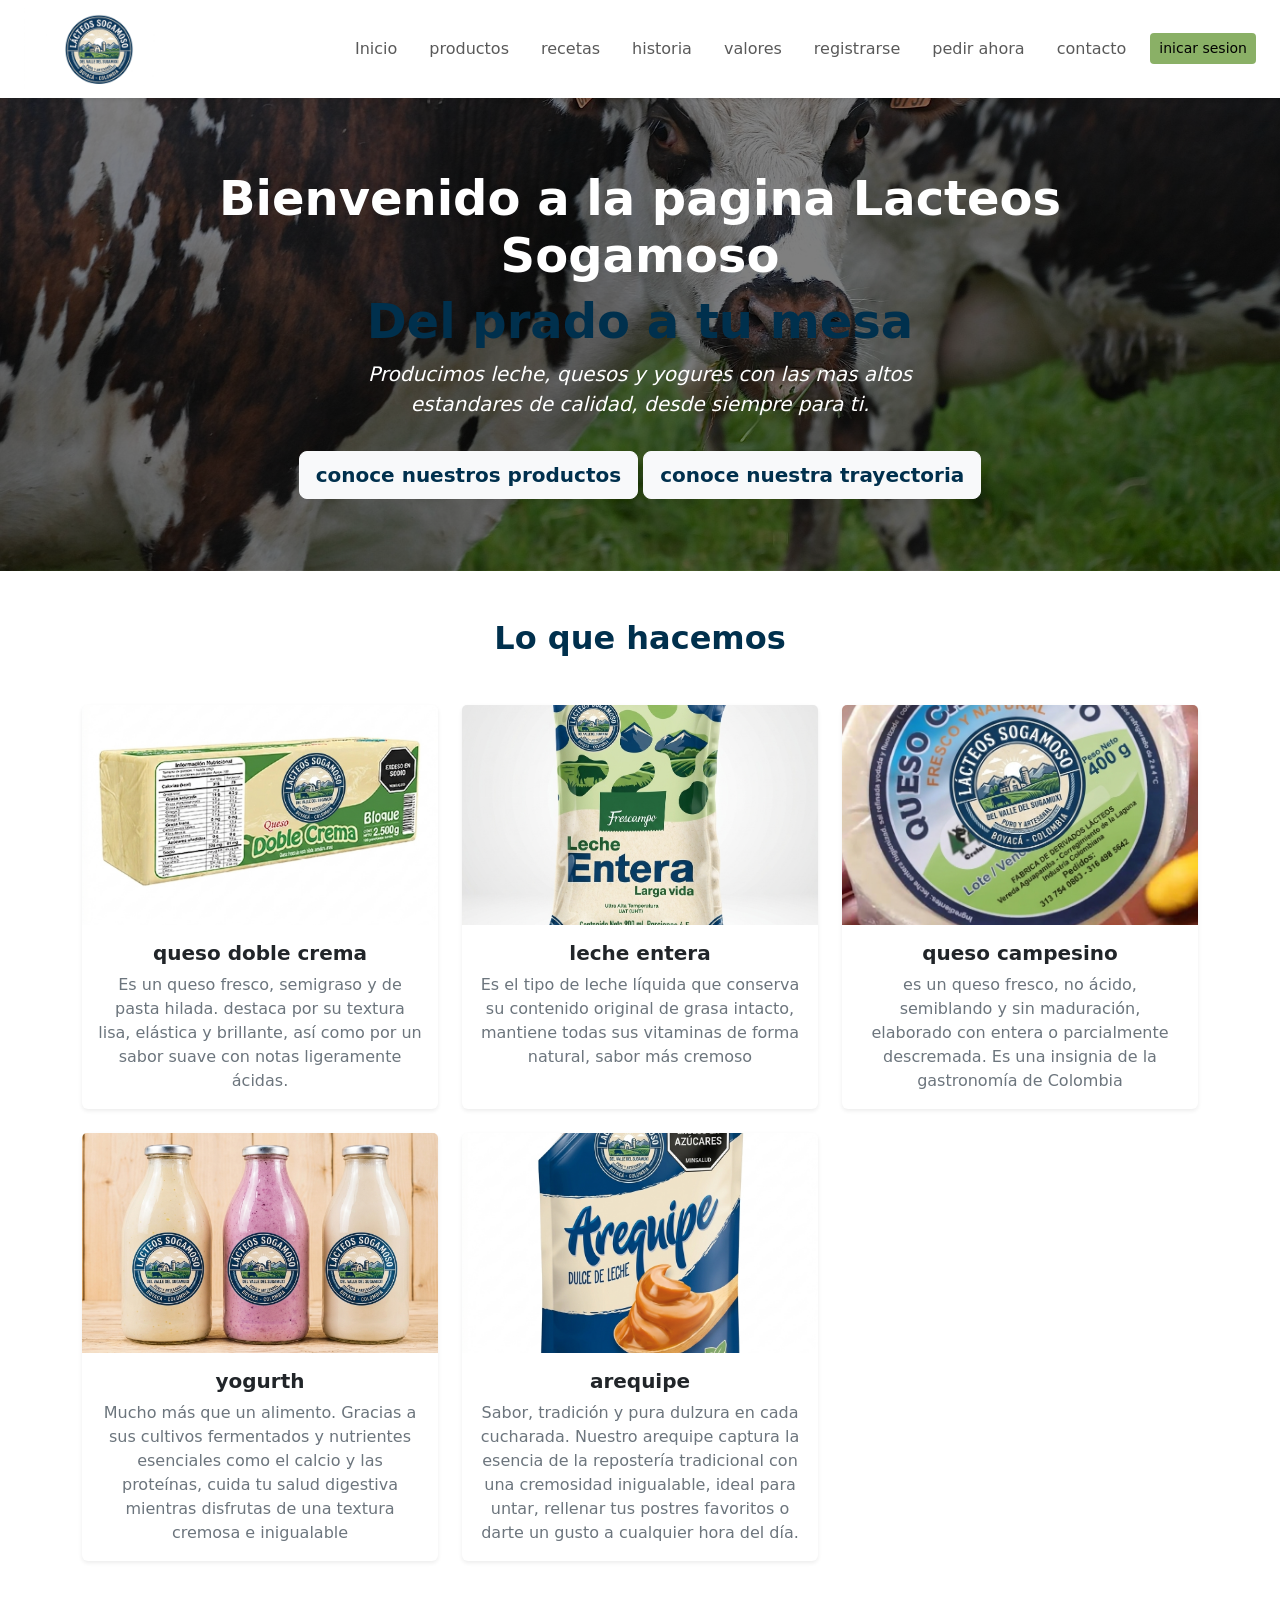
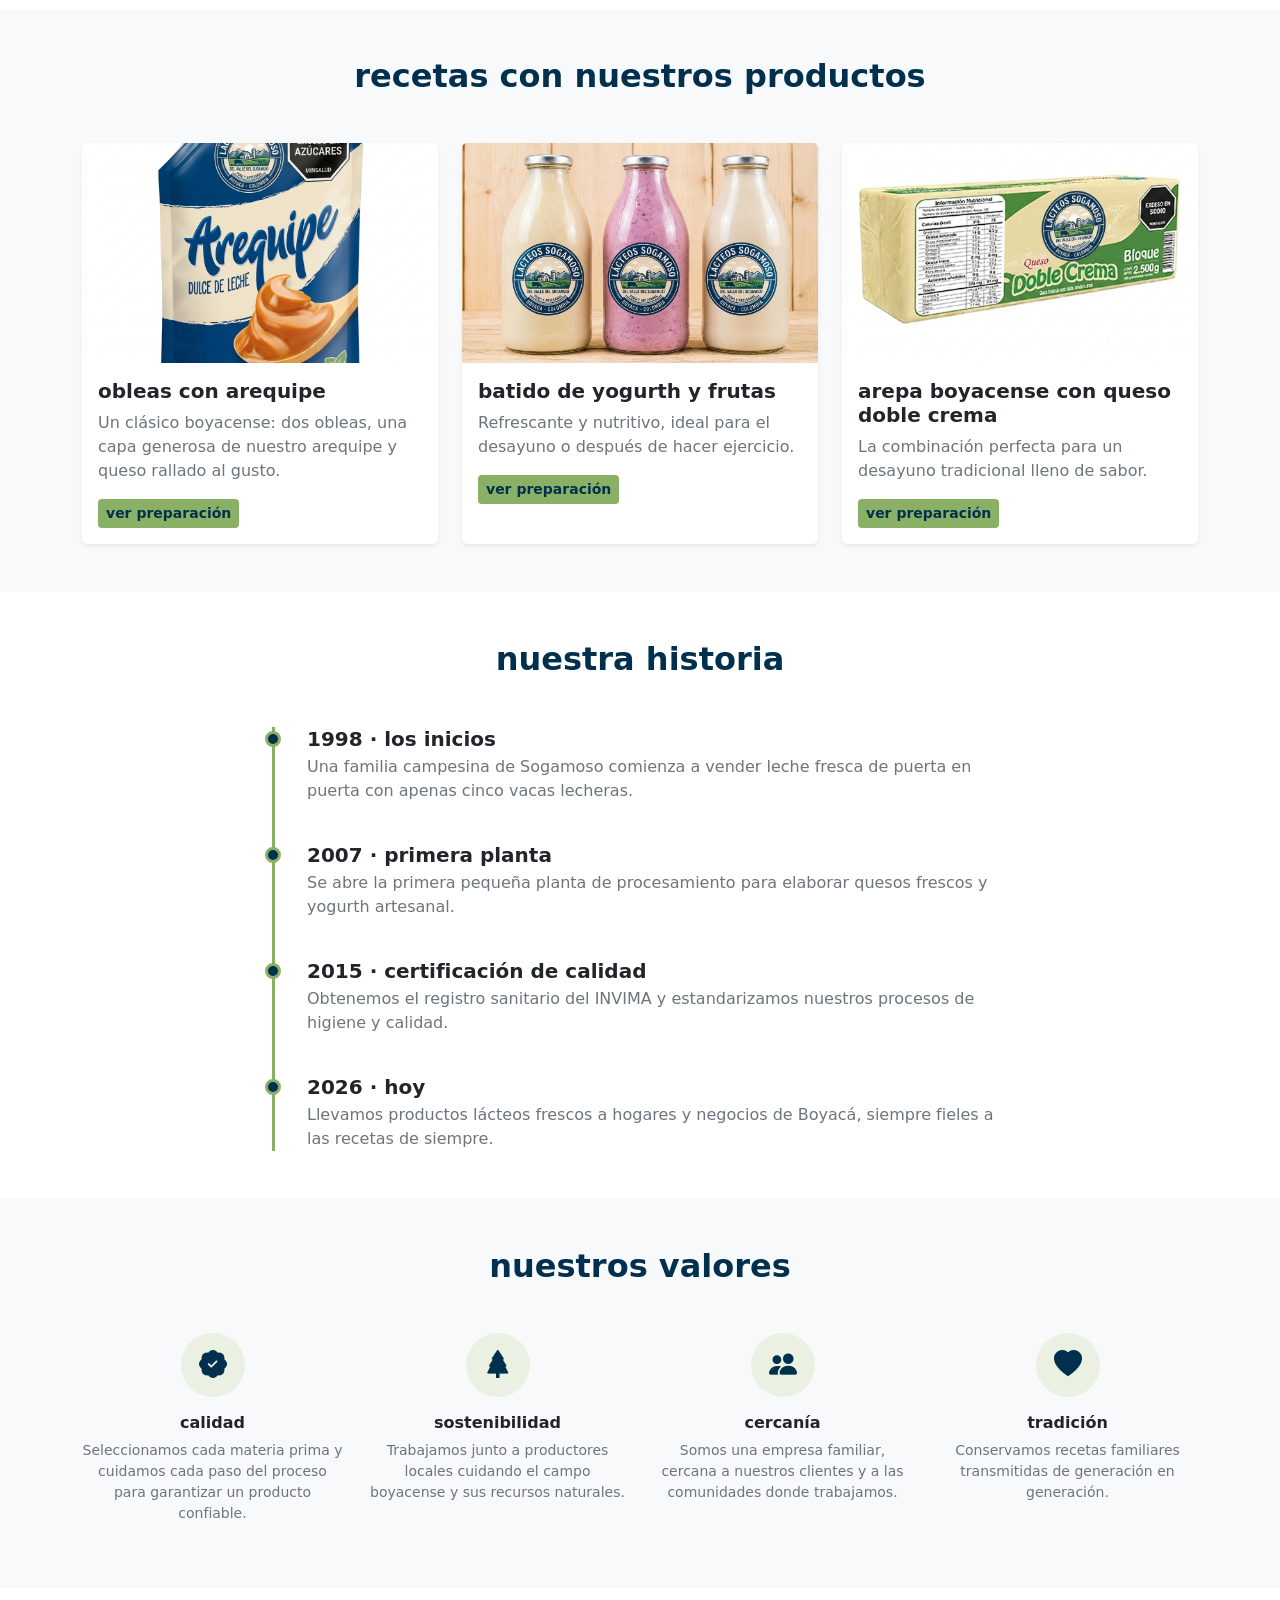
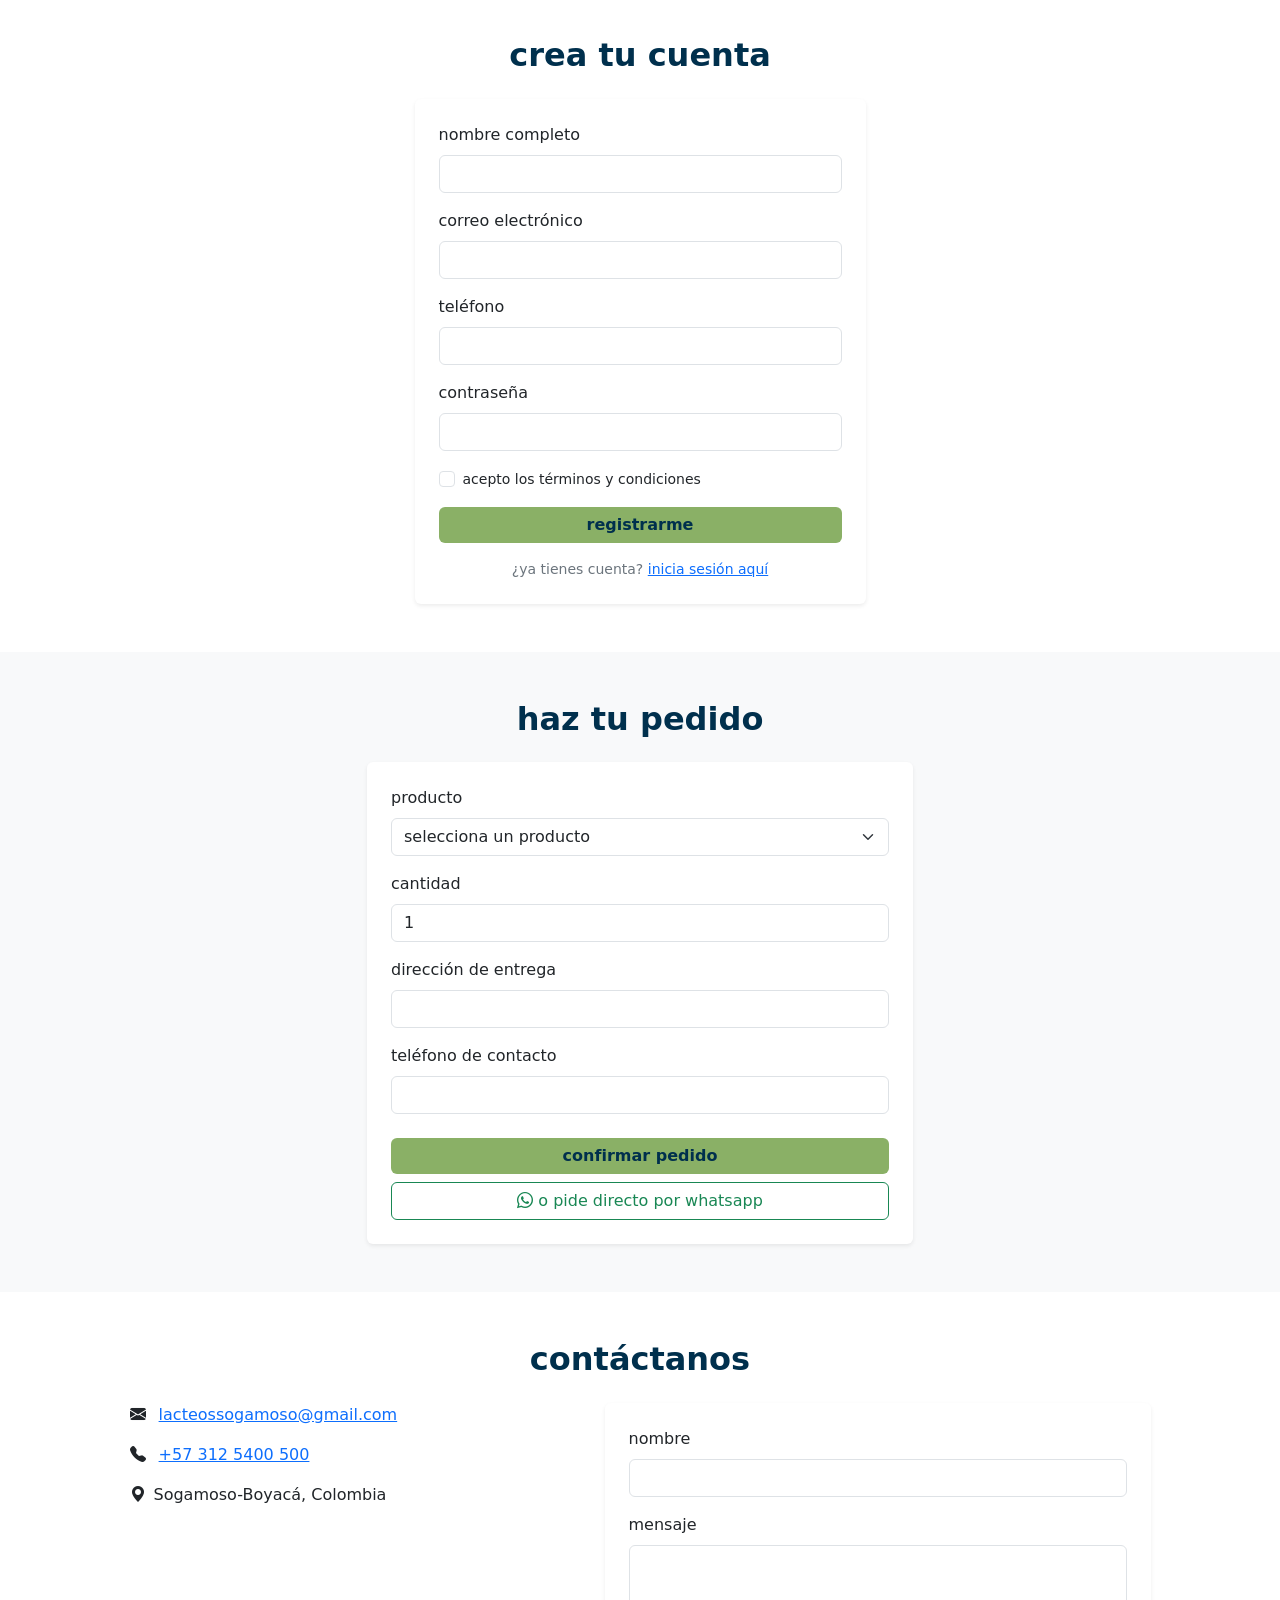
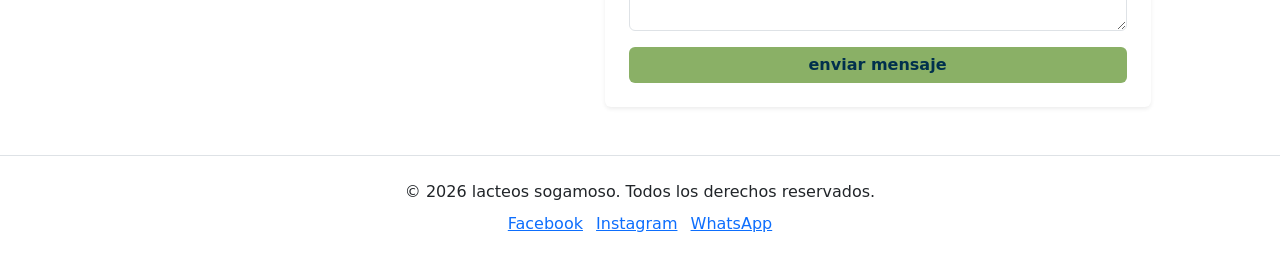
<file: index.html>
<!DOCTYPE html>
<html lang="es">
<head>
    <meta charset="UTF-8">
    <meta name="viewport" content="width=device-width, initial-scale=1.0">
    <meta name="keywords" content="html, css, javascript">
    <meta name="description" content="lacteos sogamoso - pagina web
    para atencion al usuario lacteos sogamoso.">
    <meta name="author" content="Oscar Javier Perez Gutierrez">
    <title>Pagina Inicio_Lac_Sogamoso</title>
    <!-- En el <head> -->
    <link href="https://cdn.jsdelivr.net/npm/bootstrap@5.3.3/dist/css/bootstrap.min.css"
     rel="stylesheet">
     <link rel="stylesheet" href="styles_index.css">
    <link href="https://cdn.jsdelivr.net/npm/bootstrap-icons@1.11.3/font/bootstrap-icons.css"
     rel="stylesheet">
   
</head>
<body>
    <header class="d-flex justify-content-between align-items-center px-4 py-2 shadow-sm bg-white sticky-top">
            <a href="index.html">
                <img src="assets/imagenes/logo_lac-sogamoso.jpg" alt="logo lacteos sogamoso" width="150" class="img-fluid">
          
            </a>
            <nav class="navbar navbar-expand-lg p-0" aria-label ="menu principal">
            <button class="navbar-toggler" type="button" data-bs-toggle="collapse" data-bs-target="#menuPrincipal">
                <span class="navbar-toggler-icon"></span>
            </button>
            <div class="collapse navbar-collapse" id="menuPrincipal">            
                <ul class="navbar-nav ms-auto align-items-lg-center gap-lg-3">
                    <li class="nav-item"><a class="nav-link" href="#inicio">Inicio</a></li>
                    <li class="nav-item"><a class="nav-link" href="#productos">productos</a></li>
                    <li class="nav-item"><a class="nav-link" href="#recetas">recetas</a></li>
                    <li class="nav-item"><a class="nav-link" href="#historia">historia</a></li>
                    <li class="nav-item"><a class="nav-link" href="#valores">valores</a></li>
                    <li class="nav-item"><a class="nav-link" href="#registrarse">registrarse</a></li>
                    <li class="nav-item"><a class="nav-link" href="#pedir-ahora">pedir ahora</a></li>
                    <li class="nav-item"><a class="nav-link" href="#contacto">contacto</a></li>
                    <li class="nav-item">
                    <a class="btn btn-sm text-black" style="background-color: #8ab066;"
                    href="login.html">
                    inicar sesion
                    </a>
                    </li>
                </ul>
            </div>     
            </nav>
    </header>
    <main>
        <section id="inicio" class="text-white text-center py-5" 
         aria-label="presentacion principal">
            <div class="container py-4">
                <h1 class="display-5 fw-bold">Bienvenido a la pagina Lacteos Sogamoso</h1>
                <h2 class="display-5 fw-bold">Del prado a tu mesa</h2>
                <P class="lead fst-italic mx-auto" style="max-width: 700px;">Producimos leche, quesos y yogures con las mas altos<BR> 
                estandares de calidad, desde siempre para ti.</P>
                <a href="#producto" class="btn btn-light btn-lg mt-3 fw-bold" style="color: #00304D;">conoce nuestros productos</a>
                <a href="#historia" class="btn btn-light btn-lg mt-3 fw-bold" style="color: #00304D;">conoce nuestra trayectoria</a>
            </div>
        </section>
        
         <section id="productos" class="py-5" aria-labelledby="titulo-producto">
            <div class="container">
            <h2 id="titulo-productos" class="text-center fw-bold mb-5">
                Lo que hacemos
            </h2>
            <div class="row row-cols-1 row-cols-md-3 g-4">
                <div class="col">
                    <article class="card h-100 shadow-sm border-0">
                    <img src="assets/imagenes/queso_doblecrema.jpg" class="card-img-top" alt="queso doble crema">
                    <div class="card-body text-center">
                        <h3 class="h5 card-title fw-bold">queso doble crema</h3>
                        <p class="card-text text-secondary">Es un queso fresco, semigraso y de pasta hilada. destaca por su textura lisa, elástica y brillante, así como por un sabor suave con notas ligeramente ácidas.                               
                        </p>
                    </div>
                    </article>
                </div>

                <div class="col">
                    <article class="card h-100 shadow-sm border-0">
                    <img src="assets/imagenes/leche_entera_sog.jpg" class="card-img-top" alt="leche entera">
                    <div class="card-body text-center">
                        <h3 class="h5 card-title fw-bold">leche entera</h3>
                        <p class="card-text text-secondary">Es el tipo de leche líquida que conserva su contenido original de grasa intacto, mantiene todas sus vitaminas de forma natural, sabor más cremoso
                        </p>
                    </div>
                    </article>
                </div>

                 <div class="col">
                    <article class="card h-100 shadow-sm border-0">
                    <img src="assets/imagenes/queso_campesino.jpg" class="card-img-top" alt="leche entera">
                    <div class="card-body text-center">
                        <h3 class="h5 card-title fw-bold">queso campesino</h3>
                        <p class="card-text text-secondary"> es un queso fresco, no ácido, semiblando y sin maduración, elaborado con entera o parcialmente descremada. Es una insignia de la gastronomía de Colombia
                        </p>
                    </div>
                    </article>
                </div>

                 <div class="col">
                    <article class="card h-100 shadow-sm border-0">
                    <img src="assets/imagenes/yogurth_sogamoso.jpg" class="card-img-top" alt="leche entera">
                    <div class="card-body text-center">
                        <h3 class="h5 card-title fw-bold">yogurth</h3>
                        <p class="card-text text-secondary">Mucho más que un alimento. Gracias a sus cultivos fermentados y nutrientes esenciales como el calcio y las proteínas, cuida tu salud digestiva mientras disfrutas de una textura cremosa e inigualable
                        </p>
                    </div>
                    </article>
                </div>

                 <div class="col">
                    <article class="card h-100 shadow-sm border-0">
                    <img src="assets/imagenes/arequipe_lag-sogamoso.jpg" class="card-img-top" alt="leche entera">
                    <div class="card-body text-center">
                        <h3 class="h5 card-title fw-bold">arequipe</h3>
                        <p class="card-text text-secondary">Sabor, tradición y pura dulzura en cada cucharada. Nuestro arequipe captura la esencia de la repostería tradicional con una cremosidad inigualable, ideal para untar, rellenar tus postres favoritos o darte un gusto a cualquier hora del día.
                        </p>
                    </div>
                    </article>
                </div>
            </div>
            </div>
        </section>

        <!-- ============ RECETAS ============ -->
        <section id="recetas" class="py-5 bg-light" aria-labelledby="titulo-recetas">
            <div class="container">
                <h2 id="titulo-recetas" class="text-center fw-bold mb-5">recetas con nuestros productos</h2>
                <div class="row row-cols-1 row-cols-md-3 g-4">
                    <div class="col">
                        <div class="card h-100 shadow-sm border-0">
                            <img src="assets/imagenes/arequipe_lag-sogamoso.jpg" class="card-img-top" alt="postre de arequipe">
                            <div class="card-body">
                                <h3 class="h5 card-title fw-bold">obleas con arequipe</h3>
                                <p class="card-text text-secondary">Un clásico boyacense: dos obleas, una capa generosa de nuestro arequipe y queso rallado al gusto.</p>
                                <button class="btn btn-sm btn-brand" type="button" data-bs-toggle="collapse" data-bs-target="#receta1">
                                    ver preparación
                                </button>
                                <div class="collapse mt-3" id="receta1">
                                    <ol class="text-secondary ps-3 mb-0">
                                        <li>Calienta ligeramente el arequipe para que sea fácil de untar.</li>
                                        <li>Unta una oblea de borde a borde.</li>
                                        <li>Agrega queso campesino rallado y cierra con la segunda oblea.</li>
                                    </ol>
                                </div>
                            </div>
                        </div>
                    </div>
                    <div class="col">
                        <div class="card h-100 shadow-sm border-0">
                            <img src="assets/imagenes/yogurth_sogamoso.jpg" class="card-img-top" alt="batido de yogurth">
                            <div class="card-body">
                                <h3 class="h5 card-title fw-bold">batido de yogurth y frutas</h3>
                                <p class="card-text text-secondary">Refrescante y nutritivo, ideal para el desayuno o después de hacer ejercicio.</p>
                                <button class="btn btn-sm btn-brand" type="button" data-bs-toggle="collapse" data-bs-target="#receta2">
                                    ver preparación
                                </button>
                                <div class="collapse mt-3" id="receta2">
                                    <ol class="text-secondary ps-3 mb-0">
                                        <li>Mezcla una taza de yogurth Sogamoso con fruta picada al gusto.</li>
                                        <li>Licúa por 30 segundos hasta obtener una textura uniforme.</li>
                                        <li>Sirve frío y decora con más fruta.</li>
                                    </ol>
                                </div>
                            </div>
                        </div>
                    </div>
                    <div class="col">
                        <div class="card h-100 shadow-sm border-0">
                            <img src="assets/imagenes/queso_doblecrema.jpg" class="card-img-top" alt="arepa con queso">
                            <div class="card-body">
                                <h3 class="h5 card-title fw-bold">arepa boyacense con queso doble crema</h3>
                                <p class="card-text text-secondary">La combinación perfecta para un desayuno tradicional lleno de sabor.</p>
                                <button class="btn btn-sm btn-brand" type="button" data-bs-toggle="collapse" data-bs-target="#receta3">
                                    ver preparación
                                </button>
                                <div class="collapse mt-3" id="receta3">
                                    <ol class="text-secondary ps-3 mb-0">
                                        <li>Asa la arepa por ambos lados hasta que esté dorada.</li>
                                        <li>Ábrela y rellena con queso doble crema en tajadas.</li>
                                        <li>Deja reposar un momento para que el queso se derrita.</li>
                                    </ol>
                                </div>
                            </div>
                        </div>
                    </div>
                </div>
            </div>
        </section>

        <!-- ============ HISTORIA ============ -->
        <section id="historia" class="py-5" aria-labelledby="titulo-historia">
            <div class="container">
                <h2 id="titulo-historia" class="text-center fw-bold mb-5">nuestra historia</h2>
                <div class="row justify-content-center">
                    <div class="col-lg-8">
                        <div class="timeline">
                            <div class="timeline-item">
                                <h3 class="h5 fw-bold mb-1">1998 · los inicios</h3>
                                <p class="text-secondary mb-0">Una familia campesina de Sogamoso comienza a vender leche fresca de puerta en puerta con apenas cinco vacas lecheras.</p>
                            </div>
                            <div class="timeline-item">
                                <h3 class="h5 fw-bold mb-1">2007 · primera planta</h3>
                                <p class="text-secondary mb-0">Se abre la primera pequeña planta de procesamiento para elaborar quesos frescos y yogurth artesanal.</p>
                            </div>
                            <div class="timeline-item">
                                <h3 class="h5 fw-bold mb-1">2015 · certificación de calidad</h3>
                                <p class="text-secondary mb-0">Obtenemos el registro sanitario del INVIMA y estandarizamos nuestros procesos de higiene y calidad.</p>
                            </div>
                            <div class="timeline-item">
                                <h3 class="h5 fw-bold mb-1">2026 · hoy</h3>
                                <p class="text-secondary mb-0">Llevamos productos lácteos frescos a hogares y negocios de Boyacá, siempre fieles a las recetas de siempre.</p>
                            </div>
                        </div>
                    </div>
                </div>
            </div>
        </section>

        <!-- ============ VALORES ============ -->
        <section id="valores" class="py-5 bg-light" aria-labelledby="titulo-valores">
            <div class="container">
                <h2 id="titulo-valores" class="text-center fw-bold mb-5">nuestros valores</h2>
                <div class="row row-cols-1 row-cols-md-4 g-4 text-center">
                    <div class="col">
                        <div class="valor-icono"><i class="bi bi-patch-check-fill"></i></div>
                        <h3 class="h6 fw-bold">calidad</h3>
                        <p class="text-secondary small">Seleccionamos cada materia prima y cuidamos cada paso del proceso para garantizar un producto confiable.</p>
                    </div>
                    <div class="col">
                        <div class="valor-icono"><i class="bi bi-tree-fill"></i></div>
                        <h3 class="h6 fw-bold">sostenibilidad</h3>
                        <p class="text-secondary small">Trabajamos junto a productores locales cuidando el campo boyacense y sus recursos naturales.</p>
                    </div>
                    <div class="col">
                        <div class="valor-icono"><i class="bi bi-people-fill"></i></div>
                        <h3 class="h6 fw-bold">cercanía</h3>
                        <p class="text-secondary small">Somos una empresa familiar, cercana a nuestros clientes y a las comunidades donde trabajamos.</p>
                    </div>
                    <div class="col">
                        <div class="valor-icono"><i class="bi bi-heart-fill"></i></div>
                        <h3 class="h6 fw-bold">tradición</h3>
                        <p class="text-secondary small">Conservamos recetas familiares transmitidas de generación en generación.</p>
                    </div>
                </div>
            </div>
        </section>

        <!-- ============ REGISTRARSE ============ -->
        <section id="registrarse" class="py-5" aria-labelledby="titulo-registrarse">
            <div class="container">
                <h2 id="titulo-registrarse" class="text-center fw-bold mb-4">crea tu cuenta</h2>
                <div class="row justify-content-center">
                    <div class="col-md-6 col-lg-5">
                        <form class="card shadow-sm border-0 p-4" novalidate>
                            <div class="mb-3">
                                <label for="regNombre" class="form-label">nombre completo</label>
                                <input type="text" class="form-control" id="regNombre" name="nombre" required>
                            </div>
                            <div class="mb-3">
                                <label for="regCorreo" class="form-label">correo electrónico</label>
                                <input type="email" class="form-control" id="regCorreo" name="correo" required>
                            </div>
                            <div class="mb-3">
                                <label for="regTelefono" class="form-label">teléfono</label>
                                <input type="tel" class="form-control" id="regTelefono" name="telefono">
                            </div>
                            <div class="mb-3">
                                <label for="regClave" class="form-label">contraseña</label>
                                <input type="password" class="form-control" id="regClave" name="clave" required>
                            </div>
                            <div class="form-check mb-3">
                                <input class="form-check-input" type="checkbox" id="regTerminos" required>
                                <label class="form-check-label small" for="regTerminos">
                                    acepto los términos y condiciones
                                </label>
                            </div>
                            <button type="submit" class="btn btn-brand w-100">registrarme</button>
                            <p class="text-center small text-secondary mt-3 mb-0">
                                ¿ya tienes cuenta? <a href="login.html">inicia sesión aquí</a>
                            </p>
                        </form>
                    </div>
                </div>
            </div>
        </section>

        <!-- ============ PEDIR AHORA ============ -->
        <section id="pedir-ahora" class="py-5 bg-light" aria-labelledby="titulo-pedir-ahora">
            <div class="container">
                <h2 id="titulo-pedir-ahora" class="text-center fw-bold mb-4">haz tu pedido</h2>
                <div class="row justify-content-center">
                    <div class="col-md-8 col-lg-6">
                        <form class="card shadow-sm border-0 p-4">
                            <div class="mb-3">
                                <label for="pedProducto" class="form-label">producto</label>
                                <select class="form-select" id="pedProducto" name="producto" required>
                                    <option selected disabled value="">selecciona un producto</option>
                                    <option>leche entera</option>
                                    <option>queso doble crema</option>
                                    <option>queso campesino</option>
                                    <option>yogurth</option>
                                    <option>arequipe</option>
                                </select>
                            </div>
                            <div class="mb-3">
                                <label for="pedCantidad" class="form-label">cantidad</label>
                                <input type="number" class="form-control" id="pedCantidad" name="cantidad" min="1" value="1" required>
                            </div>
                            <div class="mb-3">
                                <label for="pedDireccion" class="form-label">dirección de entrega</label>
                                <input type="text" class="form-control" id="pedDireccion" name="direccion" required>
                            </div>
                            <div class="mb-4">
                                <label for="pedTelefono" class="form-label">teléfono de contacto</label>
                                <input type="tel" class="form-control" id="pedTelefono" name="telefono" required>
                            </div>
                            <button type="submit" class="btn btn-brand w-100 mb-2">confirmar pedido</button>
                            <a href="https://wa.me/573125400500" target="_blank" rel="noopener" class="btn btn-outline-success w-100">
                                <i class="bi bi-whatsapp"></i> o pide directo por whatsapp
                            </a>
                        </form>
                    </div>
                </div>
            </div>
        </section>

        <!-- ============ CONTACTO ============ -->
        <section id="contacto" class="py-5" aria-labelledby="titulo-contacto">
            <div class="container">
                <h2 id="titulo-contacto" class="text-center fw-bold mb-4">contáctanos</h2>
                <div class="row g-4 justify-content-center">
                    <div class="col-md-5">
                        <!-- address: datos de contacto del autor/organización del documento -->
                        <address class="mb-0">
                            <p><i class="bi bi-envelope-fill me-2"></i>
                                <a href="mailto:lacteossogamoso@gmail.com">lacteossogamoso@gmail.com</a>
                            </p>
                            <p><i class="bi bi-telephone-fill me-2"></i>
                                <a href="tel:+573125400500">+57 312 5400 500</a>
                            </p>
                            <p><i class="bi bi-geo-alt-fill me-2"></i>Sogamoso-Boyacá, Colombia</p>
                        </address>
                    </div>
                    <div class="col-md-6">
                        <form class="card shadow-sm border-0 p-4">
                            <div class="mb-3">
                                <label for="contNombre" class="form-label">nombre</label>
                                <input type="text" class="form-control" id="contNombre" required>
                            </div>
                            <div class="mb-3">
                                <label for="contMensaje" class="form-label">mensaje</label>
                                <textarea class="form-control" id="contMensaje" rows="3" required></textarea>
                            </div>
                            <button type="submit" class="btn btn-brand w-100">enviar mensaje</button>
                        </form>
                    </div>
                </div>
            </div>
        </section>
    </main>
    <!-- ============ PIE DE PÁGINA ============ -->
    <footer class="text-center py-4 bg-white border-top">
        <p class="mb-2">&copy; 2026 lacteos sogamoso. Todos los derechos reservados.</p>
        <nav aria-label="Redes sociales">
        <ul class="list-inline mb-0">
        <li class="list-inline-item"><a href="#">Facebook</a></li>
        <li class="list-inline-item"><a href="#">Instagram</a></li>
        <li class="list-inline-item"><a href="#">WhatsApp</a></li>
        </ul>
        </nav>
    </footer>
<!-- Antes de cerrar </body> -->
<script src="https://cdn.jsdelivr.net/npm/bootstrap@5.3.3/dist/js/bootstrap.bundle.min.js"></script>    
</body>
</html>
</file>
<file: styles_index.css>
#inicio {
  background-image: linear-gradient(rgba(0, 0, 0, 0.5), rgba(0, 0, 0, 0.5)), url('assets/imagenes/foto_inicio.jpg');
  background-size: cover;
  background-position: center;
  background-repeat: no-repeat;
  min-height: 450px;
  display: flex;
  align-items: center;
}

.card-img-top {
    width: 100%;
    height: 220px;
    object-fit: cover;
}
/* Estilos puntuales para las secciones nuevas (no reemplazan a styles.css) */

.timeline {
    position: relative;
    padding-left: 2rem;
    border-left: 3px solid #8ab066;
}

.timeline-item {
    position: relative;
    margin-bottom: 2.5rem;
}

.timeline-item:last-child {
    margin-bottom: 0;
}

.timeline-item::before {
    content: "";
    position: absolute;
    left: -2.62rem;
    top: 0.25rem;
    width: 16px;
    height: 16px;
    border-radius: 50%;
    background: #00304D;
    border: 3px solid #8ab066;
}

.valor-icono {
    width: 64px;
    height: 64px;
    border-radius: 50%;
    background-color: #eaf1e3;
    color: #00304D;
    display: flex;
    align-items: center;
    justify-content: center;
    font-size: 1.75rem;
    margin: 0 auto 1rem;
}

.btn-brand {
    background-color: #8ab066;
    color: #00304D;
    font-weight: 700;
    border: none;
}

.btn-brand:hover {
    background-color: #799e59;
    color: #00304D;
}

section h2 {
    color: #00304D;
}
</file>
